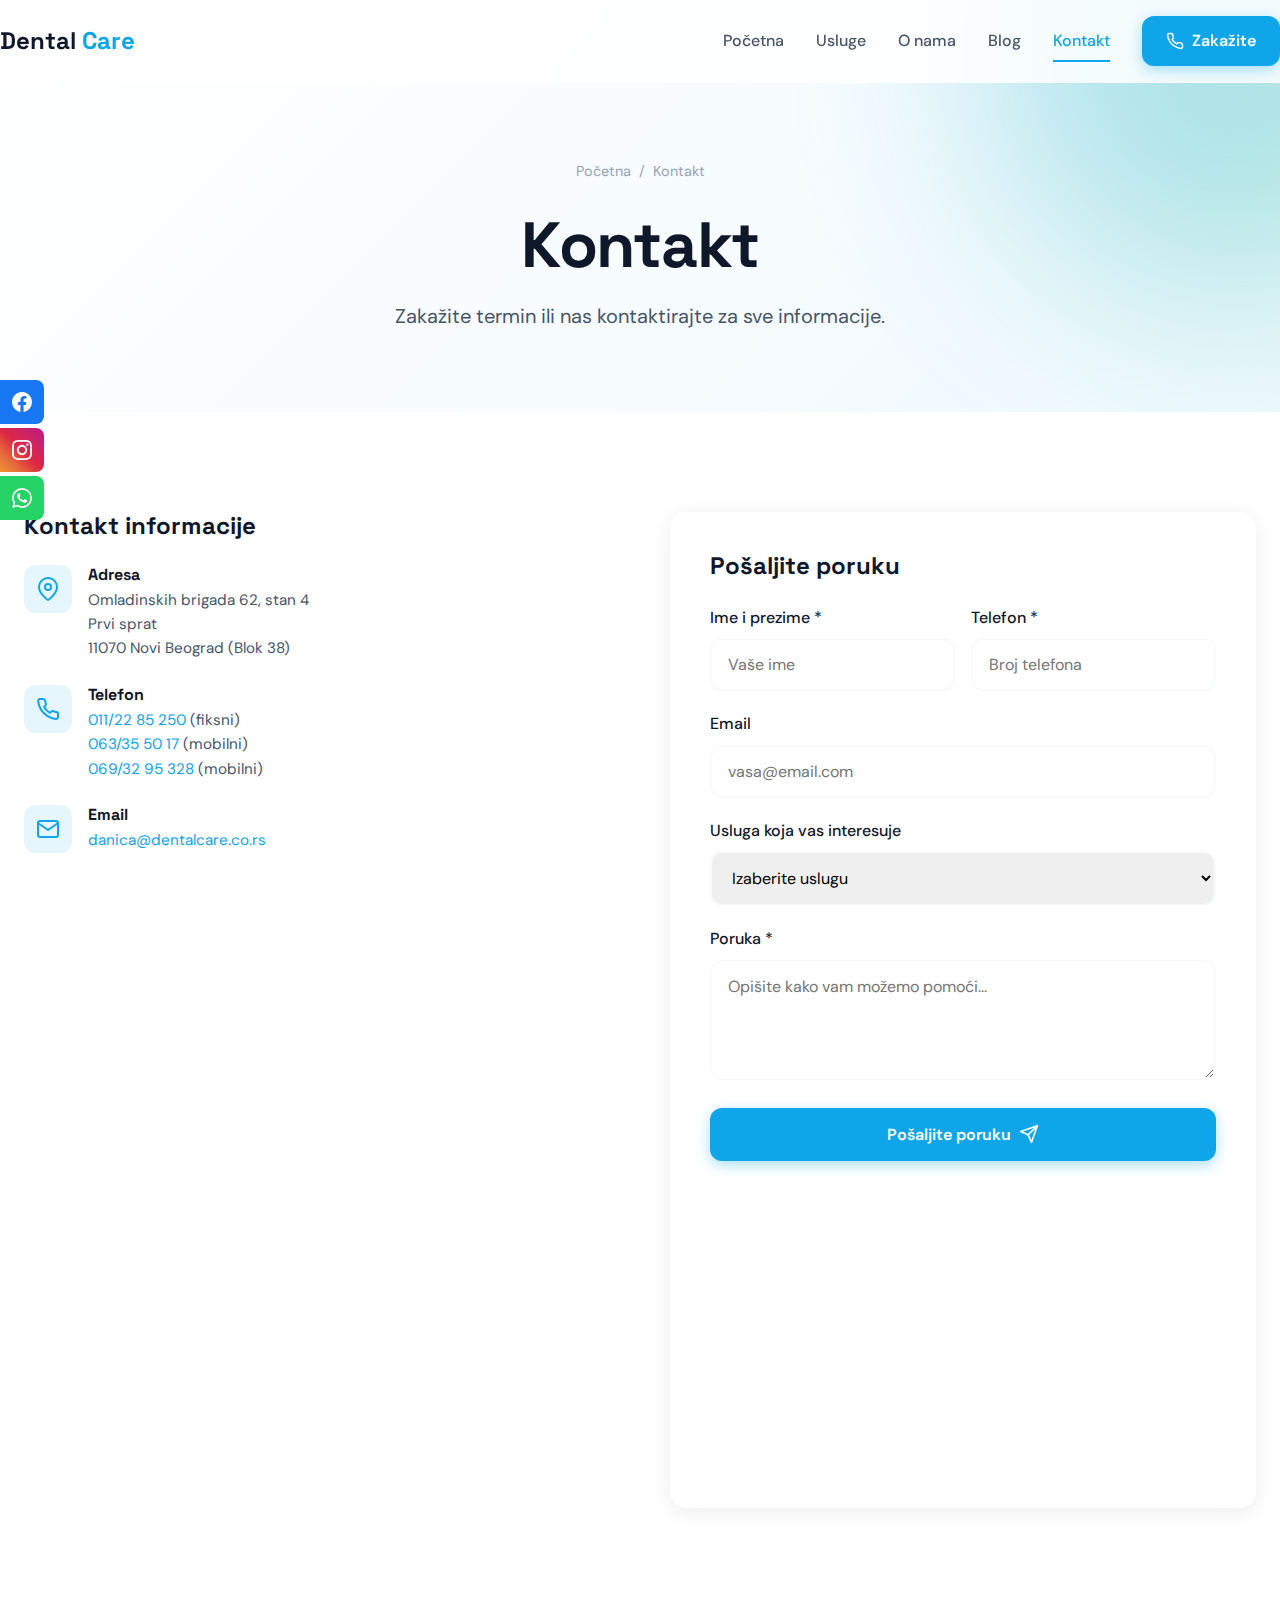
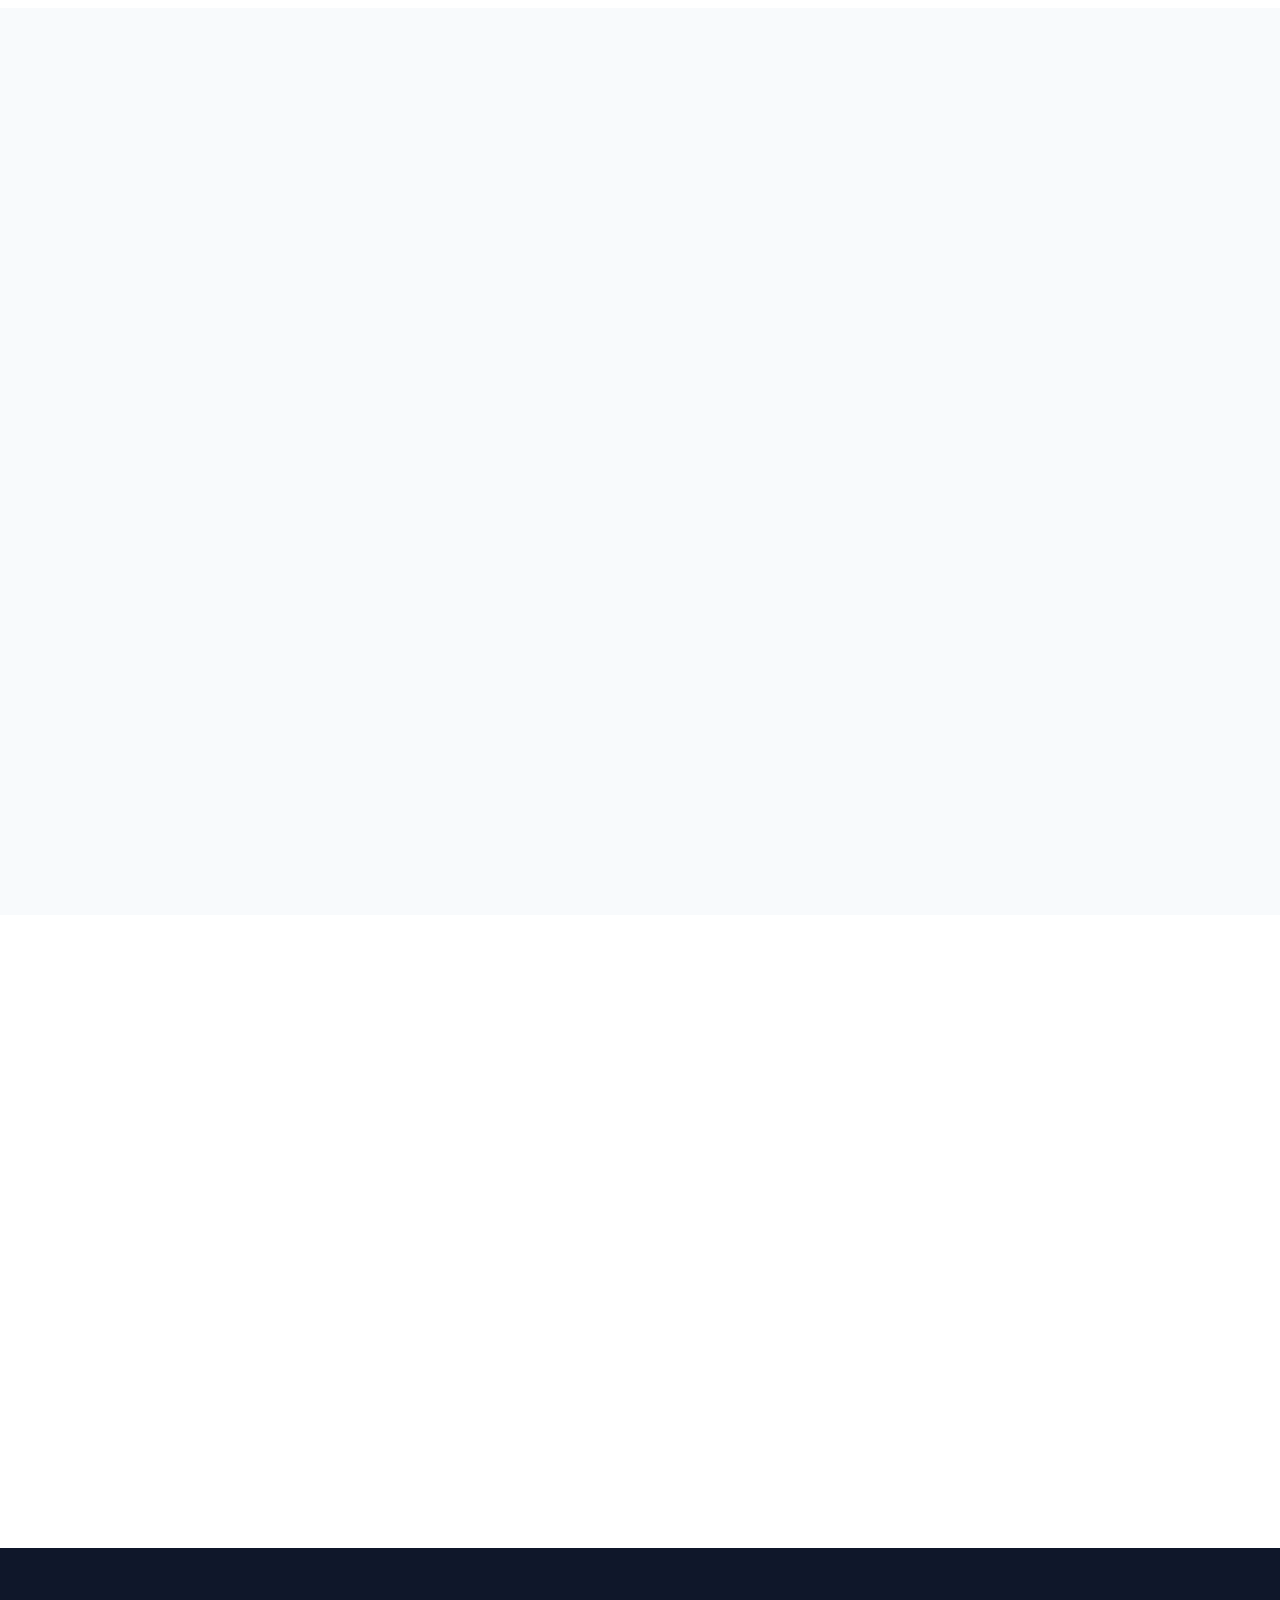
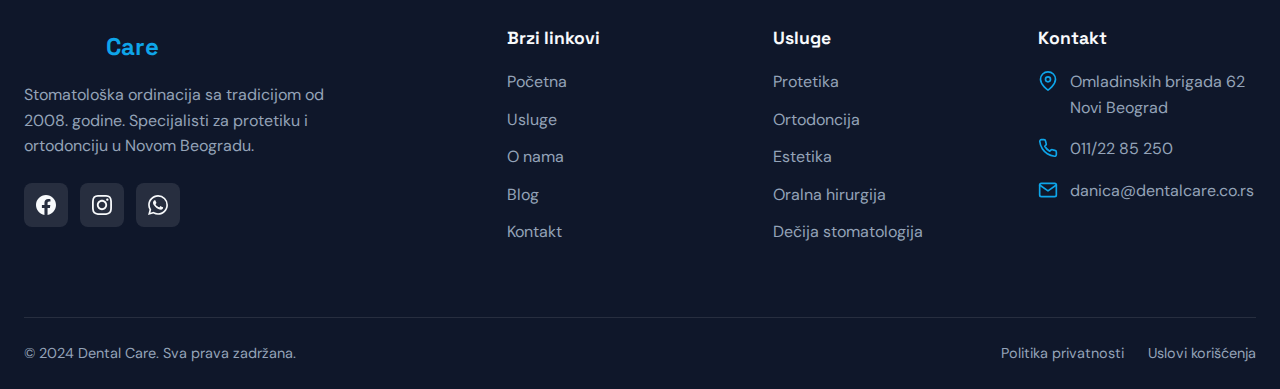
<file: kontakt.html>
<!DOCTYPE html>
<html lang="sr">
<head>
  <meta charset="UTF-8">
  <meta name="viewport" content="width=device-width, initial-scale=1.0">
  <meta name="description" content="Kontaktirajte Dental Care ordinaciju u Novom Beogradu. Adresa: Omladinskih brigada 62, Blok 38. Telefon: 011/22 85 250. Zakažite termin online.">
  <meta name="keywords" content="stomatolog Novi Beograd kontakt, zubar Blok 38, zakazivanje pregleda, Dental Care adresa">

  <!-- Open Graph -->
  <meta property="og:title" content="Kontakt - Dental Care Novi Beograd">
  <meta property="og:description" content="Zakažite termin u Dental Care ordinaciji. Novi Beograd, Blok 38.">
  <meta property="og:type" content="website">

  <!-- Favicon -->
  <link rel="icon" type="image/png" href="https://i0.wp.com/dentalcare.co.rs/wp-content/uploads/2020/07/Dental-care-logo-novi.png">

  <title>Kontakt - Dental Care | Zakažite termin Novi Beograd</title>

  <link rel="preconnect" href="https://fonts.googleapis.com">
  <link rel="preconnect" href="https://fonts.gstatic.com" crossorigin>
  <link rel="stylesheet" href="styles.css">
</head>
<body>
  <a href="#main-content" class="skip-link">Preskoči na sadržaj</a>

  <!-- Floating Social -->
  <div class="floating-social" aria-label="Društvene mreže">
    <a href="https://www.facebook.com/profile.php?id=100057613234007" target="_blank" rel="noopener noreferrer" class="facebook" aria-label="Facebook">
      <svg xmlns="http://www.w3.org/2000/svg" viewBox="0 0 24 24" fill="currentColor"><path d="M24 12.073c0-6.627-5.373-12-12-12s-12 5.373-12 12c0 5.99 4.388 10.954 10.125 11.854v-8.385H7.078v-3.47h3.047V9.43c0-3.007 1.792-4.669 4.533-4.669 1.312 0 2.686.235 2.686.235v2.953H15.83c-1.491 0-1.956.925-1.956 1.874v2.25h3.328l-.532 3.47h-2.796v8.385C19.612 23.027 24 18.062 24 12.073z"/></svg>
    </a>
    <a href="https://www.instagram.com/dental_care_2008/" target="_blank" rel="noopener noreferrer" class="instagram" aria-label="Instagram">
      <svg xmlns="http://www.w3.org/2000/svg" viewBox="0 0 24 24" fill="currentColor"><path d="M12 2.163c3.204 0 3.584.012 4.85.07 3.252.148 4.771 1.691 4.919 4.919.058 1.265.069 1.645.069 4.849 0 3.205-.012 3.584-.069 4.849-.149 3.225-1.664 4.771-4.919 4.919-1.266.058-1.644.07-4.85.07-3.204 0-3.584-.012-4.849-.07-3.26-.149-4.771-1.699-4.919-4.92-.058-1.265-.07-1.644-.07-4.849 0-3.204.013-3.583.07-4.849.149-3.227 1.664-4.771 4.919-4.919 1.266-.057 1.645-.069 4.849-.069zm0-2.163c-3.259 0-3.667.014-4.947.072-4.358.2-6.78 2.618-6.98 6.98-.059 1.281-.073 1.689-.073 4.948 0 3.259.014 3.668.072 4.948.2 4.358 2.618 6.78 6.98 6.98 1.281.058 1.689.072 4.948.072 3.259 0 3.668-.014 4.948-.072 4.354-.2 6.782-2.618 6.979-6.98.059-1.28.073-1.689.073-4.948 0-3.259-.014-3.667-.072-4.947-.196-4.354-2.617-6.78-6.979-6.98-1.281-.059-1.69-.073-4.949-.073zm0 5.838c-3.403 0-6.162 2.759-6.162 6.162s2.759 6.163 6.162 6.163 6.162-2.759 6.162-6.163c0-3.403-2.759-6.162-6.162-6.162zm0 10.162c-2.209 0-4-1.79-4-4 0-2.209 1.791-4 4-4s4 1.791 4 4c0 2.21-1.791 4-4 4zm6.406-11.845c-.796 0-1.441.645-1.441 1.44s.645 1.44 1.441 1.44c.795 0 1.439-.645 1.439-1.44s-.644-1.44-1.439-1.44z"/></svg>
    </a>
    <a href="https://wa.me/38163355017" target="_blank" rel="noopener noreferrer" class="whatsapp" aria-label="WhatsApp">
      <svg xmlns="http://www.w3.org/2000/svg" viewBox="0 0 24 24" fill="currentColor"><path d="M17.472 14.382c-.297-.149-1.758-.867-2.03-.967-.273-.099-.471-.148-.67.15-.197.297-.767.966-.94 1.164-.173.199-.347.223-.644.075-.297-.15-1.255-.463-2.39-1.475-.883-.788-1.48-1.761-1.653-2.059-.173-.297-.018-.458.13-.606.134-.133.298-.347.446-.52.149-.174.198-.298.298-.497.099-.198.05-.371-.025-.52-.075-.149-.669-1.612-.916-2.207-.242-.579-.487-.5-.669-.51-.173-.008-.371-.01-.57-.01-.198 0-.52.074-.792.372-.272.297-1.04 1.016-1.04 2.479 0 1.462 1.065 2.875 1.213 3.074.149.198 2.096 3.2 5.077 4.487.709.306 1.262.489 1.694.625.712.227 1.36.195 1.871.118.571-.085 1.758-.719 2.006-1.413.248-.694.248-1.289.173-1.413-.074-.124-.272-.198-.57-.347m-5.421 7.403h-.004a9.87 9.87 0 01-5.031-1.378l-.361-.214-3.741.982.998-3.648-.235-.374a9.86 9.86 0 01-1.51-5.26c.001-5.45 4.436-9.884 9.888-9.884 2.64 0 5.122 1.03 6.988 2.898a9.825 9.825 0 012.893 6.994c-.003 5.45-4.437 9.884-9.885 9.884m8.413-18.297A11.815 11.815 0 0012.05 0C5.495 0 .16 5.335.157 11.892c0 2.096.547 4.142 1.588 5.945L.057 24l6.305-1.654a11.882 11.882 0 005.683 1.448h.005c6.554 0 11.89-5.335 11.893-11.893a11.821 11.821 0 00-3.48-8.413z"/></svg>
    </a>
  </div>

  <!-- Navigation -->
  <nav class="nav" role="navigation" aria-label="Glavna navigacija">
    <div class="container nav-inner">
      <a href="/" class="nav-logo" aria-label="Dental Care - Početna">
        <span class="nav-logo-text">Dental <span>Care</span></span>
      </a>

      <div class="nav-menu">
        <a href="/" class="nav-link">Početna</a>
        <a href="usluge.html" class="nav-link">Usluge</a>
        <a href="o-nama.html" class="nav-link">O nama</a>
        <a href="blog.html" class="nav-link">Blog</a>
        <a href="kontakt.html" class="nav-link active">Kontakt</a>
        <a href="tel:+381112285250" class="nav-cta magnetic-btn">
          <svg xmlns="http://www.w3.org/2000/svg" width="18" height="18" viewBox="0 0 24 24" fill="none" stroke="currentColor" stroke-width="2" stroke-linecap="round" stroke-linejoin="round"><path d="M22 16.92v3a2 2 0 0 1-2.18 2 19.79 19.79 0 0 1-8.63-3.07 19.5 19.5 0 0 1-6-6 19.79 19.79 0 0 1-3.07-8.67A2 2 0 0 1 4.11 2h3a2 2 0 0 1 2 1.72 12.84 12.84 0 0 0 .7 2.81 2 2 0 0 1-.45 2.11L8.09 9.91a16 16 0 0 0 6 6l1.27-1.27a2 2 0 0 1 2.11-.45 12.84 12.84 0 0 0 2.81.7A2 2 0 0 1 22 16.92z"></path></svg>
          Zakažite
        </a>
      </div>

      <button class="hamburger" aria-label="Otvori meni" aria-expanded="false">
        <span></span>
        <span></span>
        <span></span>
      </button>
    </div>
  </nav>

  <!-- Mobile Menu -->
  <div class="mobile-menu" aria-hidden="true">
    <nav class="mobile-menu-links">
      <a href="/" class="mobile-link">Početna</a>
      <a href="usluge.html" class="mobile-link">Usluge</a>
      <a href="o-nama.html" class="mobile-link">O nama</a>
      <a href="blog.html" class="mobile-link">Blog</a>
      <a href="kontakt.html" class="mobile-link">Kontakt</a>
      <a href="tel:+381112285250" class="mobile-cta">Zakažite termin</a>
    </nav>
  </div>

  <main id="main-content">
    <!-- Page Header -->
    <section class="page-header">
      <div class="container">
        <nav class="breadcrumb" aria-label="Putanja">
          <a href="/">Početna</a>
          <span>/</span>
          <span>Kontakt</span>
        </nav>
        <h1 class="fade-up">Kontakt</h1>
        <p class="fade-up">Zakažite termin ili nas kontaktirajte za sve informacije.</p>
      </div>
    </section>

    <!-- Contact Section -->
    <section>
      <div class="container">
        <div class="contact-grid">
          <div class="contact-info">
            <h3 class="fade-up">Kontakt informacije</h3>

            <div class="contact-list">
              <div class="contact-item fade-up">
                <div class="contact-item-icon">
                  <svg xmlns="http://www.w3.org/2000/svg" width="24" height="24" viewBox="0 0 24 24" fill="none" stroke="currentColor" stroke-width="2" stroke-linecap="round" stroke-linejoin="round"><path d="M21 10c0 7-9 13-9 13s-9-6-9-13a9 9 0 0 1 18 0z"></path><circle cx="12" cy="10" r="3"></circle></svg>
                </div>
                <div>
                  <h4>Adresa</h4>
                  <p>Omladinskih brigada 62, stan 4<br>Prvi sprat<br>11070 Novi Beograd (Blok 38)</p>
                </div>
              </div>

              <div class="contact-item fade-up">
                <div class="contact-item-icon">
                  <svg xmlns="http://www.w3.org/2000/svg" width="24" height="24" viewBox="0 0 24 24" fill="none" stroke="currentColor" stroke-width="2" stroke-linecap="round" stroke-linejoin="round"><path d="M22 16.92v3a2 2 0 0 1-2.18 2 19.79 19.79 0 0 1-8.63-3.07 19.5 19.5 0 0 1-6-6 19.79 19.79 0 0 1-3.07-8.67A2 2 0 0 1 4.11 2h3a2 2 0 0 1 2 1.72 12.84 12.84 0 0 0 .7 2.81 2 2 0 0 1-.45 2.11L8.09 9.91a16 16 0 0 0 6 6l1.27-1.27a2 2 0 0 1 2.11-.45 12.84 12.84 0 0 0 2.81.7A2 2 0 0 1 22 16.92z"></path></svg>
                </div>
                <div>
                  <h4>Telefon</h4>
                  <p>
                    <a href="tel:+381112285250">011/22 85 250</a> (fiksni)<br>
                    <a href="tel:+38163355017">063/35 50 17</a> (mobilni)<br>
                    <a href="tel:+381693295328">069/32 95 328</a> (mobilni)
                  </p>
                </div>
              </div>

              <div class="contact-item fade-up">
                <div class="contact-item-icon">
                  <svg xmlns="http://www.w3.org/2000/svg" width="24" height="24" viewBox="0 0 24 24" fill="none" stroke="currentColor" stroke-width="2" stroke-linecap="round" stroke-linejoin="round"><path d="M4 4h16c1.1 0 2 .9 2 2v12c0 1.1-.9 2-2 2H4c-1.1 0-2-.9-2-2V6c0-1.1.9-2 2-2z"></path><polyline points="22,6 12,13 2,6"></polyline></svg>
                </div>
                <div>
                  <h4>Email</h4>
                  <p><a href="mailto:danica@dentalcare.co.rs">danica@dentalcare.co.rs</a></p>
                </div>
              </div>

              <div class="contact-item fade-up">
                <div class="contact-item-icon">
                  <svg xmlns="http://www.w3.org/2000/svg" width="24" height="24" viewBox="0 0 24 24" fill="none" stroke="currentColor" stroke-width="2" stroke-linecap="round" stroke-linejoin="round"><path d="M21 11.5a8.38 8.38 0 0 1-.9 3.8 8.5 8.5 0 0 1-7.6 4.7 8.38 8.38 0 0 1-3.8-.9L3 21l1.9-5.7a8.38 8.38 0 0 1-.9-3.8 8.5 8.5 0 0 1 4.7-7.6 8.38 8.38 0 0 1 3.8-.9h.5a8.48 8.48 0 0 1 8 8v.5z"></path></svg>
                </div>
                <div>
                  <h4>WhatsApp / Viber</h4>
                  <p>
                    <a href="https://wa.me/38163355017" target="_blank" rel="noopener noreferrer">+381 63 355 017</a>
                  </p>
                </div>
              </div>
            </div>

            <div class="contact-hours fade-up">
              <h4>Radno vreme</h4>
              <div class="hours-list">
                <div class="hours-item">
                  <span>Ponedeljak</span>
                  <span>10:00 - 20:00</span>
                </div>
                <div class="hours-item">
                  <span>Utorak</span>
                  <span>10:00 - 20:00</span>
                </div>
                <div class="hours-item">
                  <span>Sreda</span>
                  <span>10:00 - 20:00</span>
                </div>
                <div class="hours-item">
                  <span>Četvrtak</span>
                  <span>10:00 - 20:00</span>
                </div>
                <div class="hours-item">
                  <span>Petak</span>
                  <span>10:00 - 20:00</span>
                </div>
                <div class="hours-item">
                  <span>Subota</span>
                  <span>Zatvoreno</span>
                </div>
                <div class="hours-item">
                  <span>Nedelja</span>
                  <span>Zatvoreno</span>
                </div>
              </div>
            </div>

            <div class="fade-up" style="margin-top: 32px;">
              <h4 style="margin-bottom: 12px;">Javni prevoz</h4>
              <p style="color: var(--text-secondary);">
                <strong>Autobus:</strong> 45, 610, 73, 94, E1<br>
                <strong>Tramvaj:</strong> 11, 13, 7, 9
              </p>
            </div>
          </div>

          <div class="contact-form-wrapper fade-up">
            <h3>Pošaljite poruku</h3>
            <form action="#" method="POST" id="contact-form">
              <div class="form-row">
                <div class="form-group">
                  <label for="name">Ime i prezime *</label>
                  <input type="text" id="name" name="name" required placeholder="Vaše ime">
                </div>
                <div class="form-group">
                  <label for="phone">Telefon *</label>
                  <input type="tel" id="phone" name="phone" required placeholder="Broj telefona">
                </div>
              </div>

              <div class="form-group">
                <label for="email">Email</label>
                <input type="email" id="email" name="email" placeholder="vasa@email.com">
              </div>

              <div class="form-group">
                <label for="service">Usluga koja vas interesuje</label>
                <select id="service" name="service">
                  <option value="">Izaberite uslugu</option>
                  <option value="pregled">Stomatološki pregled</option>
                  <option value="protetika">Protetika / Krunice</option>
                  <option value="implanti">Implanti</option>
                  <option value="ortodoncija">Ortodoncija / Aparatići</option>
                  <option value="estetika">Estetska stomatologija</option>
                  <option value="hirurgija">Oralna hirurgija</option>
                  <option value="decija">Dečija stomatologija</option>
                  <option value="ostalo">Ostalo</option>
                </select>
              </div>

              <div class="form-group">
                <label for="message">Poruka *</label>
                <textarea id="message" name="message" required placeholder="Opišite kako vam možemo pomoći..."></textarea>
              </div>

              <button type="submit" class="btn btn-primary magnetic-btn" style="width: 100%;">
                Pošaljite poruku
                <svg xmlns="http://www.w3.org/2000/svg" width="20" height="20" viewBox="0 0 24 24" fill="none" stroke="currentColor" stroke-width="2" stroke-linecap="round" stroke-linejoin="round"><line x1="22" y1="2" x2="11" y2="13"></line><polygon points="22 2 15 22 11 13 2 9 22 2"></polygon></svg>
              </button>
            </form>
          </div>
        </div>
      </div>
    </section>

    <!-- Map Section -->
    <section class="bg-secondary">
      <div class="container">
        <div class="section-header">
          <span class="section-badge fade-up">Lokacija</span>
          <h2 class="fade-up">Kako do nas</h2>
          <p class="fade-up">Nalazimo se u Bloku 38, na prvom spratu zgrade u ulici Omladinskih brigada 62.</p>
        </div>

        <div class="map-container fade-up">
          <iframe
            src="https://www.google.com/maps/embed?pb=!1m18!1m12!1m3!1d2830.8!2d20.40525!3d44.81651!2m3!1f0!2f0!3f0!3m2!1i1024!2i768!4f13.1!3m3!1m2!1s0x0%3A0x0!2zNDTCsDQ4JzU5LjQiTiAyMMKwMjQnMTguOSJF!5e0!3m2!1ssr!2srs!4v1"
            width="100%"
            height="450"
            style="border:0;"
            allowfullscreen=""
            loading="lazy"
            referrerpolicy="no-referrer-when-downgrade"
            title="Lokacija Dental Care ordinacije na mapi">
          </iframe>
        </div>

        <div class="text-center mt-4 fade-up">
          <a href="https://www.google.com/maps/dir/?api=1&destination=44.81651,20.40525&travelmode=driving" target="_blank" rel="noopener noreferrer" class="btn btn-primary">
            <svg xmlns="http://www.w3.org/2000/svg" width="20" height="20" viewBox="0 0 24 24" fill="none" stroke="currentColor" stroke-width="2" stroke-linecap="round" stroke-linejoin="round"><polygon points="3 11 22 2 13 21 11 13 3 11"></polygon></svg>
            Dobijte uputstva za navigaciju
          </a>
        </div>
      </div>
    </section>

    <!-- Quick Contact Section -->
    <section>
      <div class="container">
        <div class="section-header">
          <span class="section-badge fade-up">Brzi kontakt</span>
          <h2 class="fade-up">Potrebna vam je hitna pomoć?</h2>
          <p class="fade-up">Pozovite nas direktno za najbrži odgovor.</p>
        </div>

        <div class="why-grid">
          <a href="tel:+381112285250" class="why-card fade-up" style="text-decoration: none; cursor: pointer;">
            <div class="why-icon">
              <svg xmlns="http://www.w3.org/2000/svg" width="32" height="32" viewBox="0 0 24 24" fill="none" stroke="currentColor" stroke-width="2" stroke-linecap="round" stroke-linejoin="round"><path d="M22 16.92v3a2 2 0 0 1-2.18 2 19.79 19.79 0 0 1-8.63-3.07 19.5 19.5 0 0 1-6-6 19.79 19.79 0 0 1-3.07-8.67A2 2 0 0 1 4.11 2h3a2 2 0 0 1 2 1.72 12.84 12.84 0 0 0 .7 2.81 2 2 0 0 1-.45 2.11L8.09 9.91a16 16 0 0 0 6 6l1.27-1.27a2 2 0 0 1 2.11-.45 12.84 12.84 0 0 0 2.81.7A2 2 0 0 1 22 16.92z"></path></svg>
            </div>
            <h4>Pozovite nas</h4>
            <p style="color: var(--accent-primary); font-weight: 600;">011/22 85 250</p>
          </a>

          <a href="https://wa.me/38163355017" target="_blank" rel="noopener noreferrer" class="why-card fade-up" style="text-decoration: none; cursor: pointer;">
            <div class="why-icon" style="background: #25D366;">
              <svg xmlns="http://www.w3.org/2000/svg" width="32" height="32" viewBox="0 0 24 24" fill="white"><path d="M17.472 14.382c-.297-.149-1.758-.867-2.03-.967-.273-.099-.471-.148-.67.15-.197.297-.767.966-.94 1.164-.173.199-.347.223-.644.075-.297-.15-1.255-.463-2.39-1.475-.883-.788-1.48-1.761-1.653-2.059-.173-.297-.018-.458.13-.606.134-.133.298-.347.446-.52.149-.174.198-.298.298-.497.099-.198.05-.371-.025-.52-.075-.149-.669-1.612-.916-2.207-.242-.579-.487-.5-.669-.51-.173-.008-.371-.01-.57-.01-.198 0-.52.074-.792.372-.272.297-1.04 1.016-1.04 2.479 0 1.462 1.065 2.875 1.213 3.074.149.198 2.096 3.2 5.077 4.487.709.306 1.262.489 1.694.625.712.227 1.36.195 1.871.118.571-.085 1.758-.719 2.006-1.413.248-.694.248-1.289.173-1.413-.074-.124-.272-.198-.57-.347m-5.421 7.403h-.004a9.87 9.87 0 01-5.031-1.378l-.361-.214-3.741.982.998-3.648-.235-.374a9.86 9.86 0 01-1.51-5.26c.001-5.45 4.436-9.884 9.888-9.884 2.64 0 5.122 1.03 6.988 2.898a9.825 9.825 0 012.893 6.994c-.003 5.45-4.437 9.884-9.885 9.884m8.413-18.297A11.815 11.815 0 0012.05 0C5.495 0 .16 5.335.157 11.892c0 2.096.547 4.142 1.588 5.945L.057 24l6.305-1.654a11.882 11.882 0 005.683 1.448h.005c6.554 0 11.89-5.335 11.893-11.893a11.821 11.821 0 00-3.48-8.413z"/></svg>
            </div>
            <h4>WhatsApp</h4>
            <p>Pišite nam direktno</p>
          </a>

          <a href="mailto:danica@dentalcare.co.rs" class="why-card fade-up" style="text-decoration: none; cursor: pointer;">
            <div class="why-icon">
              <svg xmlns="http://www.w3.org/2000/svg" width="32" height="32" viewBox="0 0 24 24" fill="none" stroke="currentColor" stroke-width="2" stroke-linecap="round" stroke-linejoin="round"><path d="M4 4h16c1.1 0 2 .9 2 2v12c0 1.1-.9 2-2 2H4c-1.1 0-2-.9-2-2V6c0-1.1.9-2 2-2z"></path><polyline points="22,6 12,13 2,6"></polyline></svg>
            </div>
            <h4>Email</h4>
            <p>danica@dentalcare.co.rs</p>
          </a>

          <a href="https://www.instagram.com/dental_care_2008/" target="_blank" rel="noopener noreferrer" class="why-card fade-up" style="text-decoration: none; cursor: pointer;">
            <div class="why-icon" style="background: linear-gradient(45deg, #f09433, #e6683c, #dc2743, #cc2366, #bc1888);">
              <svg xmlns="http://www.w3.org/2000/svg" width="32" height="32" viewBox="0 0 24 24" fill="white"><path d="M12 2.163c3.204 0 3.584.012 4.85.07 3.252.148 4.771 1.691 4.919 4.919.058 1.265.069 1.645.069 4.849 0 3.205-.012 3.584-.069 4.849-.149 3.225-1.664 4.771-4.919 4.919-1.266.058-1.644.07-4.85.07-3.204 0-3.584-.012-4.849-.07-3.26-.149-4.771-1.699-4.919-4.92-.058-1.265-.07-1.644-.07-4.849 0-3.204.013-3.583.07-4.849.149-3.227 1.664-4.771 4.919-4.919 1.266-.057 1.645-.069 4.849-.069zm0-2.163c-3.259 0-3.667.014-4.947.072-4.358.2-6.78 2.618-6.98 6.98-.059 1.281-.073 1.689-.073 4.948 0 3.259.014 3.668.072 4.948.2 4.358 2.618 6.78 6.98 6.98 1.281.058 1.689.072 4.948.072 3.259 0 3.668-.014 4.948-.072 4.354-.2 6.782-2.618 6.979-6.98.059-1.28.073-1.689.073-4.948 0-3.259-.014-3.667-.072-4.947-.196-4.354-2.617-6.78-6.979-6.98-1.281-.059-1.69-.073-4.949-.073zm0 5.838c-3.403 0-6.162 2.759-6.162 6.162s2.759 6.163 6.162 6.163 6.162-2.759 6.162-6.163c0-3.403-2.759-6.162-6.162-6.162zm0 10.162c-2.209 0-4-1.79-4-4 0-2.209 1.791-4 4-4s4 1.791 4 4c0 2.21-1.791 4-4 4zm6.406-11.845c-.796 0-1.441.645-1.441 1.44s.645 1.44 1.441 1.44c.795 0 1.439-.645 1.439-1.44s-.644-1.44-1.439-1.44z"/></svg>
            </div>
            <h4>Instagram</h4>
            <p>@dental_care_2008</p>
          </a>
        </div>
      </div>
    </section>
  </main>

  <!-- Footer -->
  <footer class="footer">
    <div class="container">
      <div class="footer-grid">
        <div class="footer-brand">
          <span class="nav-logo-text">Dental <span>Care</span></span>
          <p>Stomatološka ordinacija sa tradicijom od 2008. godine. Specijalisti za protetiku i ortodonciju u Novom Beogradu.</p>
          <div class="footer-social">
            <a href="https://www.facebook.com/profile.php?id=100057613234007" target="_blank" rel="noopener noreferrer" aria-label="Facebook">
              <svg xmlns="http://www.w3.org/2000/svg" width="20" height="20" viewBox="0 0 24 24" fill="currentColor"><path d="M24 12.073c0-6.627-5.373-12-12-12s-12 5.373-12 12c0 5.99 4.388 10.954 10.125 11.854v-8.385H7.078v-3.47h3.047V9.43c0-3.007 1.792-4.669 4.533-4.669 1.312 0 2.686.235 2.686.235v2.953H15.83c-1.491 0-1.956.925-1.956 1.874v2.25h3.328l-.532 3.47h-2.796v8.385C19.612 23.027 24 18.062 24 12.073z"/></svg>
            </a>
            <a href="https://www.instagram.com/dental_care_2008/" target="_blank" rel="noopener noreferrer" aria-label="Instagram">
              <svg xmlns="http://www.w3.org/2000/svg" width="20" height="20" viewBox="0 0 24 24" fill="currentColor"><path d="M12 2.163c3.204 0 3.584.012 4.85.07 3.252.148 4.771 1.691 4.919 4.919.058 1.265.069 1.645.069 4.849 0 3.205-.012 3.584-.069 4.849-.149 3.225-1.664 4.771-4.919 4.919-1.266.058-1.644.07-4.85.07-3.204 0-3.584-.012-4.849-.07-3.26-.149-4.771-1.699-4.919-4.92-.058-1.265-.07-1.644-.07-4.849 0-3.204.013-3.583.07-4.849.149-3.227 1.664-4.771 4.919-4.919 1.266-.057 1.645-.069 4.849-.069zm0-2.163c-3.259 0-3.667.014-4.947.072-4.358.2-6.78 2.618-6.98 6.98-.059 1.281-.073 1.689-.073 4.948 0 3.259.014 3.668.072 4.948.2 4.358 2.618 6.78 6.98 6.98 1.281.058 1.689.072 4.948.072 3.259 0 3.668-.014 4.948-.072 4.354-.2 6.782-2.618 6.979-6.98.059-1.28.073-1.689.073-4.948 0-3.259-.014-3.667-.072-4.947-.196-4.354-2.617-6.78-6.979-6.98-1.281-.059-1.69-.073-4.949-.073zm0 5.838c-3.403 0-6.162 2.759-6.162 6.162s2.759 6.163 6.162 6.163 6.162-2.759 6.162-6.163c0-3.403-2.759-6.162-6.162-6.162zm0 10.162c-2.209 0-4-1.79-4-4 0-2.209 1.791-4 4-4s4 1.791 4 4c0 2.21-1.791 4-4 4zm6.406-11.845c-.796 0-1.441.645-1.441 1.44s.645 1.44 1.441 1.44c.795 0 1.439-.645 1.439-1.44s-.644-1.44-1.439-1.44z"/></svg>
            </a>
            <a href="https://wa.me/38163355017" target="_blank" rel="noopener noreferrer" aria-label="WhatsApp">
              <svg xmlns="http://www.w3.org/2000/svg" width="20" height="20" viewBox="0 0 24 24" fill="currentColor"><path d="M17.472 14.382c-.297-.149-1.758-.867-2.03-.967-.273-.099-.471-.148-.67.15-.197.297-.767.966-.94 1.164-.173.199-.347.223-.644.075-.297-.15-1.255-.463-2.39-1.475-.883-.788-1.48-1.761-1.653-2.059-.173-.297-.018-.458.13-.606.134-.133.298-.347.446-.52.149-.174.198-.298.298-.497.099-.198.05-.371-.025-.52-.075-.149-.669-1.612-.916-2.207-.242-.579-.487-.5-.669-.51-.173-.008-.371-.01-.57-.01-.198 0-.52.074-.792.372-.272.297-1.04 1.016-1.04 2.479 0 1.462 1.065 2.875 1.213 3.074.149.198 2.096 3.2 5.077 4.487.709.306 1.262.489 1.694.625.712.227 1.36.195 1.871.118.571-.085 1.758-.719 2.006-1.413.248-.694.248-1.289.173-1.413-.074-.124-.272-.198-.57-.347m-5.421 7.403h-.004a9.87 9.87 0 01-5.031-1.378l-.361-.214-3.741.982.998-3.648-.235-.374a9.86 9.86 0 01-1.51-5.26c.001-5.45 4.436-9.884 9.888-9.884 2.64 0 5.122 1.03 6.988 2.898a9.825 9.825 0 012.893 6.994c-.003 5.45-4.437 9.884-9.885 9.884m8.413-18.297A11.815 11.815 0 0012.05 0C5.495 0 .16 5.335.157 11.892c0 2.096.547 4.142 1.588 5.945L.057 24l6.305-1.654a11.882 11.882 0 005.683 1.448h.005c6.554 0 11.89-5.335 11.893-11.893a11.821 11.821 0 00-3.48-8.413z"/></svg>
            </a>
          </div>
        </div>

        <div class="footer-column">
          <h4>Brzi linkovi</h4>
          <ul class="footer-links">
            <li><a href="/">Početna</a></li>
            <li><a href="usluge.html">Usluge</a></li>
            <li><a href="o-nama.html">O nama</a></li>
            <li><a href="blog.html">Blog</a></li>
            <li><a href="kontakt.html">Kontakt</a></li>
          </ul>
        </div>

        <div class="footer-column">
          <h4>Usluge</h4>
          <ul class="footer-links">
            <li><a href="usluge.html#protetika">Protetika</a></li>
            <li><a href="usluge.html#ortodoncija">Ortodoncija</a></li>
            <li><a href="usluge.html#estetika">Estetika</a></li>
            <li><a href="usluge.html#hirurgija">Oralna hirurgija</a></li>
            <li><a href="usluge.html#decija">Dečija stomatologija</a></li>
          </ul>
        </div>

        <div class="footer-column">
          <h4>Kontakt</h4>
          <div class="footer-contact-item">
            <svg xmlns="http://www.w3.org/2000/svg" width="20" height="20" viewBox="0 0 24 24" fill="none" stroke="currentColor" stroke-width="2" stroke-linecap="round" stroke-linejoin="round"><path d="M21 10c0 7-9 13-9 13s-9-6-9-13a9 9 0 0 1 18 0z"></path><circle cx="12" cy="10" r="3"></circle></svg>
            <span>Omladinskih brigada 62<br>Novi Beograd</span>
          </div>
          <div class="footer-contact-item">
            <svg xmlns="http://www.w3.org/2000/svg" width="20" height="20" viewBox="0 0 24 24" fill="none" stroke="currentColor" stroke-width="2" stroke-linecap="round" stroke-linejoin="round"><path d="M22 16.92v3a2 2 0 0 1-2.18 2 19.79 19.79 0 0 1-8.63-3.07 19.5 19.5 0 0 1-6-6 19.79 19.79 0 0 1-3.07-8.67A2 2 0 0 1 4.11 2h3a2 2 0 0 1 2 1.72 12.84 12.84 0 0 0 .7 2.81 2 2 0 0 1-.45 2.11L8.09 9.91a16 16 0 0 0 6 6l1.27-1.27a2 2 0 0 1 2.11-.45 12.84 12.84 0 0 0 2.81.7A2 2 0 0 1 22 16.92z"></path></svg>
            <span>011/22 85 250</span>
          </div>
          <div class="footer-contact-item">
            <svg xmlns="http://www.w3.org/2000/svg" width="20" height="20" viewBox="0 0 24 24" fill="none" stroke="currentColor" stroke-width="2" stroke-linecap="round" stroke-linejoin="round"><path d="M4 4h16c1.1 0 2 .9 2 2v12c0 1.1-.9 2-2 2H4c-1.1 0-2-.9-2-2V6c0-1.1.9-2 2-2z"></path><polyline points="22,6 12,13 2,6"></polyline></svg>
            <span>danica@dentalcare.co.rs</span>
          </div>
        </div>
      </div>

      <div class="footer-bottom">
        <p>&copy; 2024 Dental Care. Sva prava zadržana.</p>
        <div class="footer-bottom-links">
          <a href="#">Politika privatnosti</a>
          <a href="#">Uslovi korišćenja</a>
        </div>
      </div>
    </div>
  </footer>

  <script src="main.js"></script>
</body>
</html>
</file>
<file: styles.css>
/* =========================================
   DENTAL CARE - STYLES
   Modern Professional Theme (Style A)
   ========================================= */

/* Google Fonts Import */
@import url('https://fonts.googleapis.com/css2?family=Space+Grotesk:wght@400;500;600;700&family=DM+Sans:wght@400;500;600&display=swap');

/* =========================================
   CSS VARIABLES
   ========================================= */
:root {
  /* Fonts */
  --font-heading: 'Space Grotesk', sans-serif;
  --font-body: 'DM Sans', sans-serif;

  /* Backgrounds */
  --bg-primary: #FFFFFF;
  --bg-secondary: #F8FAFC;
  --bg-accent: #F0F9FF;
  --bg-dark: #0F172A;

  /* Text Colors */
  --text-primary: #0F172A;
  --text-secondary: #475569;
  --text-muted: #94A3B8;
  --text-light: #F8FAFC;

  /* Accent Colors */
  --accent-primary: #0EA5E9;
  --accent-secondary: #10B981;
  --accent-cta: #F59E0B;
  --accent-light: rgba(14, 165, 233, 0.1);

  /* Effects */
  --shadow-soft: 0 4px 6px -1px rgb(0 0 0 / 0.1);
  --shadow-medium: 0 10px 15px -3px rgb(0 0 0 / 0.1);
  --shadow-glow: 0 0 40px -10px rgb(14 165 233 / 0.3);
  --shadow-card: 0 4px 20px rgba(0, 0, 0, 0.08);

  /* Border Radius */
  --radius-sm: 8px;
  --radius-md: 12px;
  --radius-lg: 16px;
  --radius-xl: 24px;

  /* Transitions */
  --transition-fast: 0.2s ease;
  --transition-normal: 0.3s ease;
  --transition-slow: 0.6s ease;
}

/* =========================================
   RESET & BASE STYLES
   ========================================= */
*, *::before, *::after {
  margin: 0;
  padding: 0;
  box-sizing: border-box;
}

html {
  scroll-behavior: smooth;
  scroll-padding-top: 100px;
}

body {
  font-family: var(--font-body);
  font-size: 16px;
  line-height: 1.6;
  color: var(--text-primary);
  background: var(--bg-primary);
  overflow-x: hidden;
}

img {
  max-width: 100%;
  height: auto;
  display: block;
}

a {
  text-decoration: none;
  color: inherit;
  transition: color var(--transition-fast);
}

ul, ol {
  list-style: none;
}

button {
  font-family: inherit;
  cursor: pointer;
  border: none;
  background: none;
}

/* Skip to content - Accessibility */
.skip-link {
  position: absolute;
  top: -100px;
  left: 50%;
  transform: translateX(-50%);
  background: var(--accent-primary);
  color: white;
  padding: 12px 24px;
  border-radius: var(--radius-md);
  z-index: 9999;
  transition: top var(--transition-fast);
}

.skip-link:focus {
  top: 10px;
}

/* =========================================
   TYPOGRAPHY
   ========================================= */
h1, h2, h3, h4, h5, h6 {
  font-family: var(--font-heading);
  font-weight: 700;
  line-height: 1.2;
  color: var(--text-primary);
}

h1 {
  font-size: clamp(2.5rem, 5vw, 4rem);
  letter-spacing: -0.02em;
}

h2 {
  font-size: clamp(2rem, 4vw, 3rem);
  letter-spacing: -0.01em;
}

h3 {
  font-size: clamp(1.5rem, 3vw, 2rem);
}

h4 {
  font-size: 1.25rem;
}

p {
  color: var(--text-secondary);
}

.text-gradient {
  background: linear-gradient(135deg, var(--accent-primary), var(--accent-secondary));
  -webkit-background-clip: text;
  -webkit-text-fill-color: transparent;
  background-clip: text;
}

/* =========================================
   CONTAINER
   ========================================= */
.container {
  width: 100%;
  max-width: 1280px;
  margin: 0 auto;
  padding: 0 24px;
}

@media (max-width: 768px) {
  .container {
    padding: 0 16px;
  }
}

/* =========================================
   NAVIGATION
   ========================================= */
.nav {
  position: fixed;
  top: 0;
  left: 0;
  right: 0;
  z-index: 1000;
  background: rgba(255, 255, 255, 0.85);
  backdrop-filter: blur(20px);
  -webkit-backdrop-filter: blur(20px);
  border-bottom: 1px solid rgba(255, 255, 255, 0.2);
  transition: all var(--transition-normal);
}

.nav.scrolled {
  background: rgba(255, 255, 255, 0.98);
  box-shadow: var(--shadow-medium);
}

.nav-inner {
  display: flex;
  align-items: center;
  justify-content: space-between;
  padding: 16px 0;
}

.nav-logo img {
  height: 48px;
  width: auto;
}

.nav-logo-text {
  font-family: var(--font-heading);
  font-size: 1.5rem;
  font-weight: 700;
  color: var(--text-primary);
}

.nav-logo-text span {
  color: var(--accent-primary);
}

.nav-menu {
  display: flex;
  align-items: center;
  gap: 32px;
}

.nav-link {
  position: relative;
  font-weight: 500;
  color: var(--text-secondary);
  padding: 8px 0;
  transition: color var(--transition-fast);
}

.nav-link:hover,
.nav-link.active {
  color: var(--accent-primary);
}

.nav-link::after {
  content: '';
  position: absolute;
  bottom: 0;
  left: 0;
  width: 0;
  height: 2px;
  background: var(--accent-primary);
  transition: width var(--transition-normal);
}

.nav-link:hover::after,
.nav-link.active::after {
  width: 100%;
}

.nav-cta {
  display: inline-flex;
  align-items: center;
  gap: 8px;
  padding: 12px 24px;
  background: var(--accent-primary);
  color: white;
  font-weight: 600;
  border-radius: var(--radius-md);
  transition: all var(--transition-normal);
  box-shadow: 0 4px 14px rgba(14, 165, 233, 0.35);
}

.nav-cta:hover {
  transform: translateY(-2px);
  box-shadow: 0 6px 20px rgba(14, 165, 233, 0.45);
}

/* Hamburger Menu */
.hamburger {
  display: none;
  flex-direction: column;
  justify-content: center;
  gap: 5px;
  width: 32px;
  height: 32px;
  padding: 4px;
  cursor: pointer;
  z-index: 1001;
}

.hamburger span {
  display: block;
  width: 100%;
  height: 2px;
  background: var(--text-primary);
  transition: all var(--transition-normal);
  transform-origin: center;
}

.hamburger.active span:nth-child(1) {
  transform: rotate(45deg) translate(5px, 5px);
}

.hamburger.active span:nth-child(2) {
  opacity: 0;
}

.hamburger.active span:nth-child(3) {
  transform: rotate(-45deg) translate(5px, -5px);
}

/* Mobile Menu */
.mobile-menu {
  position: fixed;
  top: 0;
  left: 0;
  right: 0;
  bottom: 0;
  background: var(--bg-primary);
  z-index: 999;
  padding: 100px 24px 40px;
  transform: translateX(100%);
  transition: transform var(--transition-normal);
  overflow-y: auto;
}

.mobile-menu.open {
  transform: translateX(0);
}

.mobile-menu-links {
  display: flex;
  flex-direction: column;
  gap: 8px;
}

.mobile-link {
  font-size: 1.5rem;
  font-weight: 600;
  padding: 16px 0;
  border-bottom: 1px solid var(--bg-secondary);
  color: var(--text-primary);
}

.mobile-link:hover {
  color: var(--accent-primary);
}

.mobile-cta {
  display: block;
  width: 100%;
  text-align: center;
  margin-top: 32px;
  padding: 16px 24px;
  background: var(--accent-primary);
  color: white;
  font-weight: 600;
  font-size: 1.1rem;
  border-radius: var(--radius-md);
}

@media (max-width: 900px) {
  .nav-menu {
    display: none;
  }

  .hamburger {
    display: flex;
  }
}

/* =========================================
   HERO SECTION
   ========================================= */
.hero {
  position: relative;
  min-height: 100vh;
  display: flex;
  align-items: center;
  padding: 120px 0 80px;
  overflow: hidden;
  background: linear-gradient(135deg, var(--bg-primary) 0%, var(--bg-accent) 100%);
}

.hero-bg {
  position: absolute;
  inset: 0;
  pointer-events: none;
  overflow: hidden;
}

.gradient-orb {
  position: absolute;
  border-radius: 50%;
  filter: blur(80px);
  opacity: 0.4;
  animation: float 20s ease-in-out infinite;
}

.orb-1 {
  width: 600px;
  height: 600px;
  background: linear-gradient(135deg, var(--accent-primary), var(--accent-secondary));
  top: -200px;
  right: -200px;
}

.orb-2 {
  width: 400px;
  height: 400px;
  background: linear-gradient(135deg, var(--accent-cta), var(--accent-primary));
  bottom: -100px;
  left: -100px;
  animation-delay: -10s;
}

@keyframes float {
  0%, 100% { transform: translate(0, 0) scale(1); }
  33% { transform: translate(30px, -30px) scale(1.05); }
  66% { transform: translate(-20px, 20px) scale(0.95); }
}

.hero-content {
  position: relative;
  z-index: 2;
}

.hero-grid {
  display: grid;
  grid-template-columns: 1fr 1fr;
  gap: 60px;
  align-items: center;
}

@media (max-width: 900px) {
  .hero-grid {
    grid-template-columns: 1fr;
    gap: 40px;
    text-align: center;
  }
}

.hero-badge {
  display: inline-flex;
  align-items: center;
  gap: 8px;
  padding: 8px 16px;
  background: var(--accent-light);
  color: var(--accent-primary);
  border-radius: 50px;
  font-size: 0.9rem;
  font-weight: 500;
  margin-bottom: 24px;
}

.hero-badge .pulse {
  width: 8px;
  height: 8px;
  background: var(--accent-primary);
  border-radius: 50%;
  animation: pulse 2s ease-in-out infinite;
}

@keyframes pulse {
  0%, 100% { opacity: 1; transform: scale(1); }
  50% { opacity: 0.5; transform: scale(1.2); }
}

.hero-title {
  margin-bottom: 24px;
}

.hero-subtitle {
  font-size: 1.25rem;
  color: var(--text-secondary);
  max-width: 500px;
  margin-bottom: 32px;
}

@media (max-width: 900px) {
  .hero-subtitle {
    margin: 0 auto 32px;
  }
}

.hero-buttons {
  display: flex;
  gap: 16px;
  flex-wrap: wrap;
}

@media (max-width: 900px) {
  .hero-buttons {
    justify-content: center;
  }
}

.hero-stats {
  display: flex;
  gap: 40px;
  margin-top: 48px;
  padding-top: 32px;
  border-top: 1px solid rgba(0, 0, 0, 0.1);
}

@media (max-width: 900px) {
  .hero-stats {
    justify-content: center;
  }
}

@media (max-width: 480px) {
  .hero-stats {
    gap: 24px;
  }
}

.stat-item h3 {
  font-size: 2rem;
  color: var(--accent-primary);
  margin-bottom: 4px;
}

.stat-item p {
  font-size: 0.875rem;
  color: var(--text-muted);
}

.hero-image-wrapper {
  position: relative;
}

.hero-image {
  border-radius: var(--radius-xl);
  box-shadow: var(--shadow-medium);
  width: 100%;
  height: auto;
  object-fit: cover;
}

.hero-float-card {
  position: absolute;
  bottom: -20px;
  left: -20px;
  background: white;
  padding: 16px 20px;
  border-radius: var(--radius-lg);
  box-shadow: var(--shadow-card);
  display: flex;
  align-items: center;
  gap: 12px;
  animation: floatCard 3s ease-in-out infinite;
}

@keyframes floatCard {
  0%, 100% { transform: translateY(0); }
  50% { transform: translateY(-10px); }
}

.hero-float-card .icon {
  width: 48px;
  height: 48px;
  background: var(--accent-secondary);
  border-radius: 50%;
  display: flex;
  align-items: center;
  justify-content: center;
  color: white;
}

.hero-float-card h4 {
  font-size: 1rem;
  margin-bottom: 2px;
}

.hero-float-card p {
  font-size: 0.8rem;
}

@media (max-width: 768px) {
  .hero-float-card {
    display: none;
  }
}

/* =========================================
   BUTTONS
   ========================================= */
.btn {
  display: inline-flex;
  align-items: center;
  justify-content: center;
  gap: 8px;
  padding: 16px 32px;
  font-size: 1rem;
  font-weight: 600;
  border-radius: var(--radius-md);
  transition: all var(--transition-normal);
  cursor: pointer;
}

.btn-primary {
  background: var(--accent-primary);
  color: white;
  box-shadow: 0 4px 14px rgba(14, 165, 233, 0.35);
}

.btn-primary:hover {
  transform: translateY(-2px);
  box-shadow: 0 8px 25px rgba(14, 165, 233, 0.45);
}

.btn-secondary {
  background: transparent;
  color: var(--text-primary);
  border: 2px solid var(--text-muted);
}

.btn-secondary:hover {
  border-color: var(--accent-primary);
  color: var(--accent-primary);
}

.btn-outline {
  background: transparent;
  color: var(--accent-primary);
  border: 2px solid var(--accent-primary);
}

.btn-outline:hover {
  background: var(--accent-primary);
  color: white;
}

/* Magnetic Button Effect - Applied via JS */
.magnetic-btn {
  transition: transform 0.2s ease-out;
}

/* =========================================
   SECTIONS
   ========================================= */
section {
  padding: 100px 0;
}

@media (max-width: 768px) {
  section {
    padding: 60px 0;
  }
}

.section-header {
  text-align: center;
  max-width: 700px;
  margin: 0 auto 60px;
}

.section-badge {
  display: inline-block;
  padding: 8px 16px;
  background: var(--accent-light);
  color: var(--accent-primary);
  font-size: 0.875rem;
  font-weight: 600;
  border-radius: 50px;
  margin-bottom: 16px;
  text-transform: uppercase;
  letter-spacing: 0.05em;
}

.section-header h2 {
  margin-bottom: 16px;
}

.section-header p {
  font-size: 1.125rem;
}

.bg-secondary {
  background: var(--bg-secondary);
}

.bg-accent {
  background: var(--bg-accent);
}

.bg-dark {
  background: var(--bg-dark);
}

.bg-dark h2,
.bg-dark h3,
.bg-dark h4,
.bg-dark p {
  color: var(--text-light);
}

.bg-dark .section-badge {
  background: rgba(14, 165, 233, 0.2);
}

/* =========================================
   SERVICES - BENTO GRID
   ========================================= */
.services-grid {
  display: grid;
  grid-template-columns: repeat(3, 1fr);
  grid-template-rows: auto auto;
  gap: 24px;
}

@media (max-width: 900px) {
  .services-grid {
    grid-template-columns: 1fr 1fr;
  }
}

@media (max-width: 600px) {
  .services-grid {
    grid-template-columns: 1fr;
  }
}

.service-card {
  background: white;
  border-radius: var(--radius-lg);
  padding: 32px;
  box-shadow: var(--shadow-card);
  transition: all var(--transition-normal);
  position: relative;
  overflow: hidden;
}

.service-card::before {
  content: '';
  position: absolute;
  top: 0;
  left: 0;
  right: 0;
  height: 4px;
  background: linear-gradient(90deg, var(--accent-primary), var(--accent-secondary));
  transform: scaleX(0);
  transform-origin: left;
  transition: transform var(--transition-normal);
}

.service-card:hover {
  transform: translateY(-8px);
  box-shadow: var(--shadow-glow);
}

.service-card:hover::before {
  transform: scaleX(1);
}

.service-card.large {
  grid-column: span 2;
  grid-row: span 2;
  display: flex;
  flex-direction: column;
}

@media (max-width: 600px) {
  .service-card.large {
    grid-column: span 1;
    grid-row: span 1;
  }
}

.service-icon {
  width: 56px;
  height: 56px;
  background: var(--accent-light);
  border-radius: var(--radius-md);
  display: flex;
  align-items: center;
  justify-content: center;
  margin-bottom: 20px;
  color: var(--accent-primary);
}

.service-icon svg {
  width: 28px;
  height: 28px;
}

.service-card h3 {
  font-size: 1.25rem;
  margin-bottom: 12px;
}

.service-card p {
  font-size: 0.95rem;
  margin-bottom: 16px;
}

.service-card ul {
  margin-bottom: 20px;
}

.service-card li {
  display: flex;
  align-items: flex-start;
  gap: 8px;
  margin-bottom: 8px;
  font-size: 0.9rem;
  color: var(--text-secondary);
}

.service-card li svg {
  width: 16px;
  height: 16px;
  color: var(--accent-secondary);
  flex-shrink: 0;
  margin-top: 4px;
}

.service-link {
  display: inline-flex;
  align-items: center;
  gap: 6px;
  color: var(--accent-primary);
  font-weight: 600;
  font-size: 0.95rem;
  margin-top: auto;
}

.service-link svg {
  transition: transform var(--transition-fast);
}

.service-link:hover svg {
  transform: translateX(4px);
}

/* =========================================
   WHY US SECTION
   ========================================= */
.why-grid {
  display: grid;
  grid-template-columns: repeat(4, 1fr);
  gap: 32px;
}

@media (max-width: 900px) {
  .why-grid {
    grid-template-columns: repeat(2, 1fr);
  }
}

@media (max-width: 600px) {
  .why-grid {
    grid-template-columns: 1fr;
  }
}

.why-card {
  text-align: center;
  padding: 32px 24px;
}

.why-icon {
  width: 72px;
  height: 72px;
  background: var(--accent-light);
  border-radius: 50%;
  display: flex;
  align-items: center;
  justify-content: center;
  margin: 0 auto 20px;
  color: var(--accent-primary);
  transition: all var(--transition-normal);
}

.why-icon svg {
  width: 32px;
  height: 32px;
}

.why-card:hover .why-icon {
  background: var(--accent-primary);
  color: white;
  transform: scale(1.1);
}

.why-card h4 {
  margin-bottom: 12px;
}

.why-card p {
  font-size: 0.95rem;
}

/* =========================================
   TEAM SECTION
   ========================================= */
.team-grid {
  display: grid;
  grid-template-columns: repeat(3, 1fr);
  gap: 32px;
}

@media (max-width: 768px) {
  .team-grid {
    grid-template-columns: 1fr;
    max-width: 400px;
    margin: 0 auto;
  }
}

.team-card {
  background: white;
  border-radius: var(--radius-lg);
  overflow: hidden;
  box-shadow: var(--shadow-card);
  transition: all var(--transition-normal);
}

.team-card:hover {
  transform: translateY(-8px);
  box-shadow: var(--shadow-glow);
}

.team-image {
  position: relative;
  aspect-ratio: 1;
  overflow: hidden;
}

.team-image img {
  width: 100%;
  height: 100%;
  object-fit: cover;
  transition: transform var(--transition-slow);
}

.team-card:hover .team-image img {
  transform: scale(1.05);
}

.team-info {
  padding: 24px;
  text-align: center;
}

.team-info h3 {
  font-size: 1.25rem;
  margin-bottom: 4px;
}

.team-info .title {
  color: var(--accent-primary);
  font-weight: 500;
  font-size: 0.9rem;
  margin-bottom: 8px;
}

.team-info p {
  font-size: 0.875rem;
}

/* =========================================
   TESTIMONIALS
   ========================================= */
.testimonials-grid {
  display: grid;
  grid-template-columns: repeat(3, 1fr);
  gap: 32px;
}

@media (max-width: 900px) {
  .testimonials-grid {
    grid-template-columns: 1fr;
    max-width: 600px;
    margin: 0 auto;
  }
}

.testimonial-card {
  background: white;
  border-radius: var(--radius-lg);
  padding: 32px;
  box-shadow: var(--shadow-card);
  position: relative;
}

.testimonial-card::before {
  content: '"';
  position: absolute;
  top: 20px;
  right: 24px;
  font-size: 80px;
  font-family: Georgia, serif;
  color: var(--accent-light);
  line-height: 1;
}

.testimonial-stars {
  display: flex;
  gap: 4px;
  margin-bottom: 16px;
  color: var(--accent-cta);
}

.testimonial-text {
  font-size: 1rem;
  line-height: 1.7;
  margin-bottom: 20px;
  position: relative;
  z-index: 1;
}

.testimonial-author {
  display: flex;
  align-items: center;
  gap: 12px;
}

.testimonial-avatar {
  width: 48px;
  height: 48px;
  background: var(--accent-light);
  border-radius: 50%;
  display: flex;
  align-items: center;
  justify-content: center;
  font-weight: 600;
  color: var(--accent-primary);
}

.testimonial-name {
  font-weight: 600;
  font-size: 1rem;
}

.testimonial-role {
  font-size: 0.85rem;
  color: var(--text-muted);
}

/* =========================================
   CTA SECTION
   ========================================= */
.cta-section {
  background: linear-gradient(135deg, var(--accent-primary) 0%, #0284C7 100%);
  padding: 80px 0;
  text-align: center;
  position: relative;
  overflow: hidden;
}

.cta-section::before {
  content: '';
  position: absolute;
  inset: 0;
  background: url("data:image/svg+xml,%3Csvg width='60' height='60' viewBox='0 0 60 60' xmlns='http://www.w3.org/2000/svg'%3E%3Cg fill='none' fill-rule='evenodd'%3E%3Cg fill='%23ffffff' fill-opacity='0.05'%3E%3Cpath d='M36 34v-4h-2v4h-4v2h4v4h2v-4h4v-2h-4zm0-30V0h-2v4h-4v2h4v4h2V6h4V4h-4zM6 34v-4H4v4H0v2h4v4h2v-4h4v-2H6zM6 4V0H4v4H0v2h4v4h2V6h4V4H6z'/%3E%3C/g%3E%3C/g%3E%3C/svg%3E");
}

.cta-content {
  position: relative;
  z-index: 1;
}

.cta-section h2 {
  color: white;
  margin-bottom: 16px;
}

.cta-section p {
  color: rgba(255, 255, 255, 0.9);
  font-size: 1.25rem;
  margin-bottom: 32px;
  max-width: 600px;
  margin-left: auto;
  margin-right: auto;
}

.cta-buttons {
  display: flex;
  gap: 16px;
  justify-content: center;
  flex-wrap: wrap;
}

.btn-white {
  background: white;
  color: var(--accent-primary);
  box-shadow: 0 4px 14px rgba(0, 0, 0, 0.15);
}

.btn-white:hover {
  transform: translateY(-2px);
  box-shadow: 0 8px 25px rgba(0, 0, 0, 0.2);
}

.btn-ghost {
  background: transparent;
  color: white;
  border: 2px solid rgba(255, 255, 255, 0.5);
}

.btn-ghost:hover {
  background: rgba(255, 255, 255, 0.1);
  border-color: white;
}

/* =========================================
   FAQ SECTION
   ========================================= */
.faq-container {
  max-width: 800px;
  margin: 0 auto;
}

.faq-item {
  background: white;
  border-radius: var(--radius-md);
  margin-bottom: 16px;
  box-shadow: var(--shadow-soft);
  overflow: hidden;
}

.faq-question {
  display: flex;
  align-items: center;
  justify-content: space-between;
  width: 100%;
  padding: 24px;
  text-align: left;
  font-size: 1.1rem;
  font-weight: 600;
  color: var(--text-primary);
  background: white;
  transition: background var(--transition-fast);
}

.faq-question:hover {
  background: var(--bg-secondary);
}

.faq-icon {
  width: 24px;
  height: 24px;
  color: var(--accent-primary);
  transition: transform var(--transition-normal);
}

.faq-item.active .faq-icon {
  transform: rotate(180deg);
}

.faq-answer {
  max-height: 0;
  overflow: hidden;
  transition: max-height var(--transition-normal);
}

.faq-item.active .faq-answer {
  max-height: 500px;
}

.faq-answer-inner {
  padding: 0 24px 24px;
  color: var(--text-secondary);
  line-height: 1.7;
}

/* =========================================
   CONTACT SECTION
   ========================================= */
.contact-grid {
  display: grid;
  grid-template-columns: 1fr 1fr;
  gap: 60px;
}

@media (max-width: 900px) {
  .contact-grid {
    grid-template-columns: 1fr;
    gap: 40px;
  }
}

.contact-info h3 {
  font-size: 1.5rem;
  margin-bottom: 24px;
}

.contact-list {
  margin-bottom: 32px;
}

.contact-item {
  display: flex;
  align-items: flex-start;
  gap: 16px;
  margin-bottom: 24px;
}

.contact-item-icon {
  width: 48px;
  height: 48px;
  background: var(--accent-light);
  border-radius: var(--radius-md);
  display: flex;
  align-items: center;
  justify-content: center;
  color: var(--accent-primary);
  flex-shrink: 0;
}

.contact-item h4 {
  font-size: 1rem;
  margin-bottom: 4px;
}

.contact-item p {
  font-size: 0.95rem;
}

.contact-item a {
  color: var(--accent-primary);
}

.contact-item a:hover {
  text-decoration: underline;
}

.contact-hours h4 {
  font-size: 1.1rem;
  margin-bottom: 16px;
}

.hours-list {
  display: grid;
  gap: 8px;
}

.hours-item {
  display: flex;
  justify-content: space-between;
  padding: 12px 16px;
  background: var(--bg-secondary);
  border-radius: var(--radius-sm);
}

.hours-item span:first-child {
  font-weight: 500;
}

.contact-form-wrapper {
  background: white;
  border-radius: var(--radius-lg);
  padding: 40px;
  box-shadow: var(--shadow-card);
}

.contact-form-wrapper h3 {
  font-size: 1.5rem;
  margin-bottom: 24px;
}

.form-group {
  margin-bottom: 20px;
}

.form-group label {
  display: block;
  font-weight: 500;
  margin-bottom: 8px;
  color: var(--text-primary);
}

.form-group input,
.form-group textarea,
.form-group select {
  width: 100%;
  padding: 14px 16px;
  border: 2px solid var(--bg-secondary);
  border-radius: var(--radius-md);
  font-size: 1rem;
  font-family: var(--font-body);
  transition: border-color var(--transition-fast);
}

.form-group input:focus,
.form-group textarea:focus,
.form-group select:focus {
  outline: none;
  border-color: var(--accent-primary);
}

.form-group textarea {
  resize: vertical;
  min-height: 120px;
}

.form-row {
  display: grid;
  grid-template-columns: 1fr 1fr;
  gap: 16px;
}

@media (max-width: 600px) {
  .form-row {
    grid-template-columns: 1fr;
  }
}

/* =========================================
   MAP
   ========================================= */
.map-container {
  border-radius: var(--radius-lg);
  overflow: hidden;
  height: 400px;
  box-shadow: var(--shadow-card);
}

.map-container iframe {
  width: 100%;
  height: 100%;
  border: none;
}

/* =========================================
   FOOTER
   ========================================= */
.footer {
  background: var(--bg-dark);
  color: var(--text-light);
  padding: 80px 0 0;
}

.footer-grid {
  display: grid;
  grid-template-columns: 2fr 1fr 1fr 1fr;
  gap: 48px;
  padding-bottom: 60px;
  border-bottom: 1px solid rgba(255, 255, 255, 0.1);
}

@media (max-width: 900px) {
  .footer-grid {
    grid-template-columns: 1fr 1fr;
  }
}

@media (max-width: 600px) {
  .footer-grid {
    grid-template-columns: 1fr;
  }
}

.footer-brand p {
  color: var(--text-muted);
  margin: 16px 0 24px;
  max-width: 300px;
}

.footer-social {
  display: flex;
  gap: 12px;
}

.footer-social a {
  width: 44px;
  height: 44px;
  background: rgba(255, 255, 255, 0.1);
  border-radius: var(--radius-sm);
  display: flex;
  align-items: center;
  justify-content: center;
  color: var(--text-light);
  transition: all var(--transition-fast);
}

.footer-social a:hover {
  background: var(--accent-primary);
  transform: translateY(-3px);
}

.footer-column h4 {
  font-size: 1.1rem;
  margin-bottom: 20px;
  color: var(--text-light);
}

.footer-links li {
  margin-bottom: 12px;
}

.footer-links a {
  color: var(--text-muted);
  transition: color var(--transition-fast);
}

.footer-links a:hover {
  color: var(--accent-primary);
}

.footer-contact-item {
  display: flex;
  align-items: flex-start;
  gap: 12px;
  margin-bottom: 16px;
  color: var(--text-muted);
}

.footer-contact-item svg {
  width: 20px;
  height: 20px;
  color: var(--accent-primary);
  flex-shrink: 0;
  margin-top: 2px;
}

.footer-bottom {
  display: flex;
  justify-content: space-between;
  align-items: center;
  padding: 24px 0;
  flex-wrap: wrap;
  gap: 16px;
}

.footer-bottom p {
  color: var(--text-muted);
  font-size: 0.9rem;
}

.footer-bottom-links {
  display: flex;
  gap: 24px;
}

.footer-bottom-links a {
  color: var(--text-muted);
  font-size: 0.9rem;
}

.footer-bottom-links a:hover {
  color: var(--accent-primary);
}

/* =========================================
   FLOATING SOCIAL
   ========================================= */
.floating-social {
  position: fixed;
  left: 0;
  top: 50%;
  transform: translateY(-50%);
  z-index: 100;
  display: flex;
  flex-direction: column;
  gap: 4px;
}

@media (max-width: 768px) {
  .floating-social {
    display: none;
  }
}

.floating-social a {
  display: flex;
  align-items: center;
  justify-content: center;
  width: 44px;
  height: 44px;
  color: white;
  border-radius: 0 var(--radius-sm) var(--radius-sm) 0;
  transition: all var(--transition-normal);
}

.floating-social a:hover {
  width: 54px;
}

.floating-social a svg {
  width: 20px;
  height: 20px;
}

.floating-social .facebook {
  background: #1877F2;
}

.floating-social .instagram {
  background: linear-gradient(45deg, #f09433, #e6683c, #dc2743, #cc2366, #bc1888);
}

.floating-social .whatsapp {
  background: #25D366;
}

/* =========================================
   PAGE HEADERS
   ========================================= */
.page-header {
  padding: 160px 0 80px;
  background: linear-gradient(135deg, var(--bg-primary) 0%, var(--bg-accent) 100%);
  text-align: center;
  position: relative;
  overflow: hidden;
}

.page-header::before {
  content: '';
  position: absolute;
  top: -200px;
  right: -200px;
  width: 500px;
  height: 500px;
  background: linear-gradient(135deg, var(--accent-primary), var(--accent-secondary));
  border-radius: 50%;
  filter: blur(100px);
  opacity: 0.3;
}

.page-header h1 {
  margin-bottom: 16px;
  position: relative;
}

.page-header p {
  font-size: 1.25rem;
  max-width: 600px;
  margin: 0 auto;
  position: relative;
}

.breadcrumb {
  display: flex;
  justify-content: center;
  gap: 8px;
  margin-bottom: 24px;
  font-size: 0.9rem;
  position: relative;
}

.breadcrumb a {
  color: var(--text-muted);
}

.breadcrumb a:hover {
  color: var(--accent-primary);
}

.breadcrumb span {
  color: var(--text-muted);
}

/* =========================================
   SERVICES PAGE
   ========================================= */
.services-full-grid {
  display: grid;
  grid-template-columns: repeat(2, 1fr);
  gap: 32px;
}

@media (max-width: 768px) {
  .services-full-grid {
    grid-template-columns: 1fr;
  }
}

.service-full-card {
  background: white;
  border-radius: var(--radius-lg);
  overflow: hidden;
  box-shadow: var(--shadow-card);
  transition: all var(--transition-normal);
}

.service-full-card:hover {
  transform: translateY(-8px);
  box-shadow: var(--shadow-glow);
}

.service-full-image {
  width: 100%;
  height: 200px;
  overflow: hidden;
}

.service-full-image img {
  width: 100%;
  height: 100%;
  object-fit: cover;
  transition: transform var(--transition-normal);
}

.service-full-card:hover .service-full-image img {
  transform: scale(1.05);
}

.service-full-content {
  padding: 32px;
}

.service-full-content h3 {
  font-size: 1.5rem;
  margin-bottom: 16px;
}

.service-full-content > p {
  margin-bottom: 20px;
}

.service-features {
  margin-bottom: 24px;
}

.service-features li {
  display: flex;
  align-items: flex-start;
  gap: 10px;
  margin-bottom: 10px;
  color: var(--text-secondary);
}

.service-features svg {
  width: 18px;
  height: 18px;
  color: var(--accent-secondary);
  flex-shrink: 0;
  margin-top: 3px;
}

.price-range {
  display: inline-flex;
  align-items: center;
  gap: 8px;
  padding: 8px 16px;
  background: var(--accent-light);
  border-radius: 50px;
  font-weight: 600;
  color: var(--accent-primary);
  margin-bottom: 20px;
}

/* =========================================
   BLOG PAGE
   ========================================= */
.blog-grid {
  display: grid;
  grid-template-columns: repeat(3, 1fr);
  gap: 32px;
}

@media (max-width: 900px) {
  .blog-grid {
    grid-template-columns: 1fr 1fr;
  }
}

@media (max-width: 600px) {
  .blog-grid {
    grid-template-columns: 1fr;
  }
}

.blog-card {
  background: white;
  border-radius: var(--radius-lg);
  overflow: hidden;
  box-shadow: var(--shadow-card);
  transition: all var(--transition-normal);
}

.blog-card:hover {
  transform: translateY(-8px);
  box-shadow: var(--shadow-glow);
}

.blog-image {
  aspect-ratio: 16/10;
  overflow: hidden;
}

.blog-image img {
  width: 100%;
  height: 100%;
  object-fit: cover;
  transition: transform var(--transition-slow);
}

.blog-card:hover .blog-image img {
  transform: scale(1.05);
}

.blog-content {
  padding: 24px;
}

.blog-meta {
  display: flex;
  gap: 16px;
  margin-bottom: 12px;
  font-size: 0.85rem;
  color: var(--text-muted);
}

.blog-content h3 {
  font-size: 1.25rem;
  margin-bottom: 12px;
  line-height: 1.4;
}

.blog-content h3 a:hover {
  color: var(--accent-primary);
}

.blog-content > p {
  font-size: 0.95rem;
  margin-bottom: 16px;
}

.read-more {
  display: inline-flex;
  align-items: center;
  gap: 6px;
  color: var(--accent-primary);
  font-weight: 600;
}

.read-more svg {
  transition: transform var(--transition-fast);
}

.read-more:hover svg {
  transform: translateX(4px);
}

/* =========================================
   ANIMATIONS
   ========================================= */
.fade-up {
  opacity: 0;
  transform: translateY(30px);
  transition: opacity 0.6s ease, transform 0.6s ease;
}

.fade-up.visible {
  opacity: 1;
  transform: translateY(0);
}

/* Stagger delays */
.fade-up:nth-child(1) { transition-delay: 0ms; }
.fade-up:nth-child(2) { transition-delay: 100ms; }
.fade-up:nth-child(3) { transition-delay: 200ms; }
.fade-up:nth-child(4) { transition-delay: 300ms; }
.fade-up:nth-child(5) { transition-delay: 400ms; }
.fade-up:nth-child(6) { transition-delay: 500ms; }

.fade-in {
  opacity: 0;
  transition: opacity 0.6s ease;
}

.fade-in.visible {
  opacity: 1;
}

/* =========================================
   COOKIE CONSENT (Placeholder)
   ========================================= */
.cookie-consent {
  position: fixed;
  bottom: 0;
  left: 0;
  right: 0;
  background: var(--bg-dark);
  color: var(--text-light);
  padding: 20px;
  z-index: 9999;
  transform: translateY(100%);
  transition: transform var(--transition-normal);
}

.cookie-consent.show {
  transform: translateY(0);
}

.cookie-content {
  display: flex;
  align-items: center;
  justify-content: space-between;
  gap: 24px;
  max-width: 1280px;
  margin: 0 auto;
  flex-wrap: wrap;
}

.cookie-content p {
  color: var(--text-muted);
  flex: 1;
  min-width: 300px;
}

.cookie-buttons {
  display: flex;
  gap: 12px;
}

/* =========================================
   UTILITIES
   ========================================= */
.text-center {
  text-align: center;
}

.text-left {
  text-align: left;
}

.mb-0 { margin-bottom: 0; }
.mb-1 { margin-bottom: 8px; }
.mb-2 { margin-bottom: 16px; }
.mb-3 { margin-bottom: 24px; }
.mb-4 { margin-bottom: 32px; }
.mb-5 { margin-bottom: 48px; }

.mt-0 { margin-top: 0; }
.mt-1 { margin-top: 8px; }
.mt-2 { margin-top: 16px; }
.mt-3 { margin-top: 24px; }
.mt-4 { margin-top: 32px; }
.mt-5 { margin-top: 48px; }

/* Focus states for accessibility */
a:focus,
button:focus,
input:focus,
textarea:focus,
select:focus {
  outline: 2px solid var(--accent-primary);
  outline-offset: 2px;
}

/* Screen reader only */
.sr-only {
  position: absolute;
  width: 1px;
  height: 1px;
  padding: 0;
  margin: -1px;
  overflow: hidden;
  clip: rect(0, 0, 0, 0);
  white-space: nowrap;
  border: 0;
}
</file>
